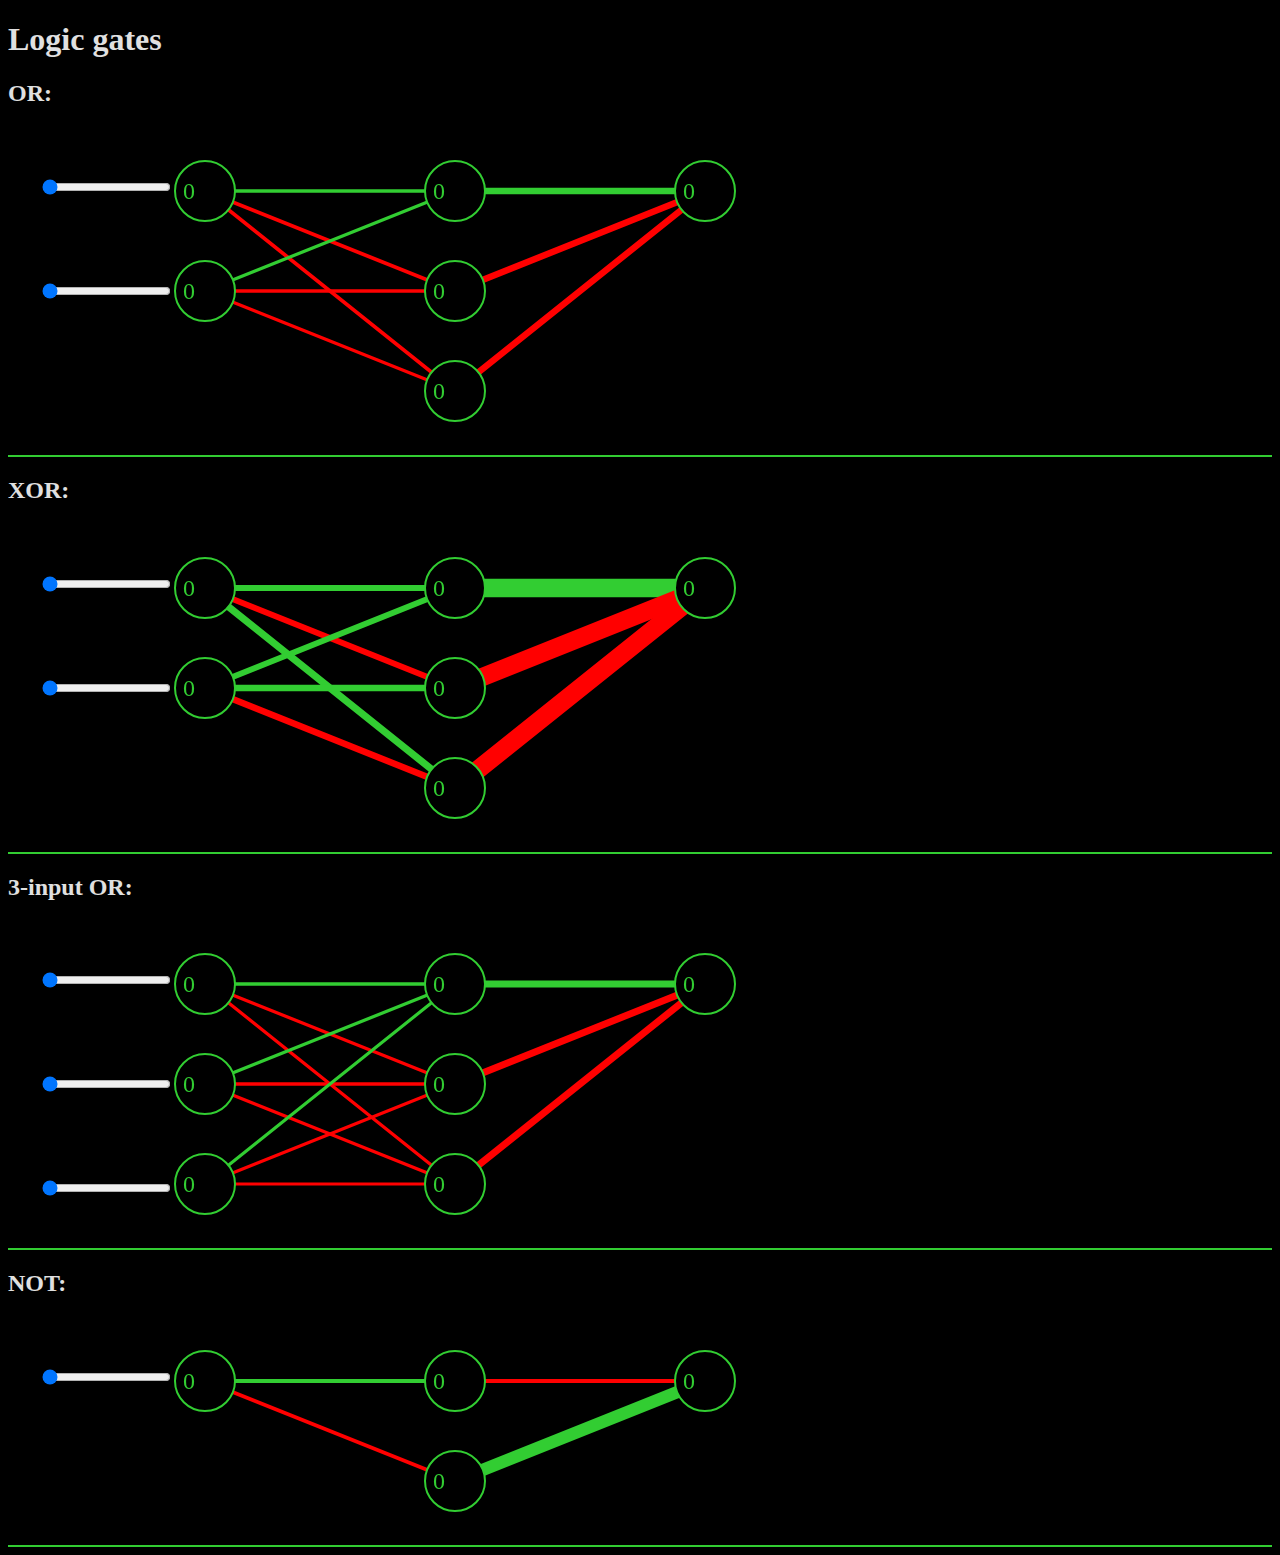
<file: web-interface/examples/logic-gates/index.html>
<!doctype html>
<html lang="en">
<head>
  <title>Tic-Tac-Toe</title>
  <meta charset="UTF-8"/>
  <link rel="stylesheet" href="styles.css"/>
</head>

<body>
  <h1>Logic gates</h1>
  <h2>OR:</h2>
  <div id="or" class="network-preview">
    <div class="input"></div>
    <div class="output"></div>
  </div>

  <h2>XOR:</h2>
  <div id="xor" class="network-preview">
    <div class="input"></div>
    <div class="output"></div>
  </div>

  <h2>3-input OR:</h2>
  <div id="or3" class="network-preview">
    <div class="input"></div>
    <div class="output"></div>
  </div>

  <h2>NOT:</h2>
  <div id="not" class="network-preview">
    <div class="input"></div>
    <div class="output"></div>
  </div>

  <script src="../../neural-network.js"></script>
  <script src="models.js"></script>
  <script src="script.js"></script>
</body>
</html>
</file>
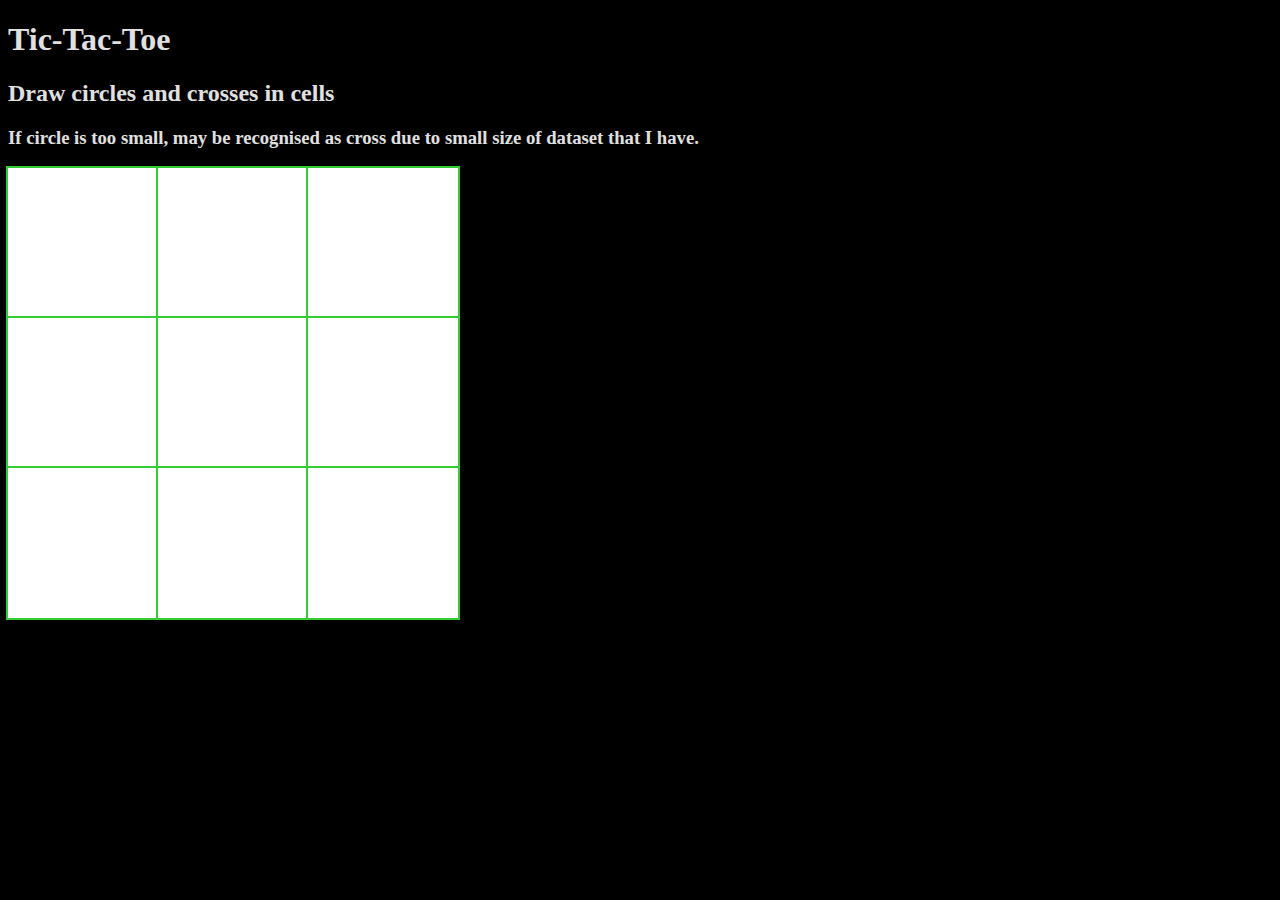
<file: web-interface/examples/tic-tac-toe/index.html>
<!doctype html>
<html lang="en">
<head>
  <title>Tic-Tac-Toe</title>
  <meta charset="UTF-8"/>
  <link rel="stylesheet" href="styles.css"/>
</head>

<body>
  <h1>Tic-Tac-Toe</h1>
  <h2>Draw circles and crosses in cells</h2>
  <h3>If circle is too small, may be recognised as cross due to small size of dataset that I have.</h3>
  <div id="game">
    <div id="c1"><p></p></div>
    <div id="c2"><p></p></div>
    <div id="c3"><p></p></div>

    <div id="c4"><p></p></div>
    <div id="c5"><p></p></div>
    <div id="c6"><p></p></div>
    
    <div id="c7"><p></p></div>
    <div id="c8"><p></p></div>
    <div id="c9"><p></p></div>
  </div>

  <script src="../../neural-network.js"></script>
  <script src="model.js"></script>
  <script src="script.js"></script>
</body>
</html>
</file>
<file: web-interface/examples/logic-gates/styles.css>
body {
    background-color: black;
    color: #e0e0e0;
}

.network-preview {
    display: flex;
    flex-direction: row;
    border-bottom: 2px solid limegreen;
    padding: 32px;
}
</file>
<file: web-interface/examples/tic-tac-toe/styles.css>
body {
    background-color: black;
    color: #e0e0e0;
}

#game {
    width: 450px;
    height: 450px;
}

#game > div {
    position: relative;
    float: left;
}

#game > div > p {
    position: absolute;
    bottom: 16px;
    right: 16px;
    margin: 0;
    z-index: 10;
    font-size: 48px;
}
</file>
